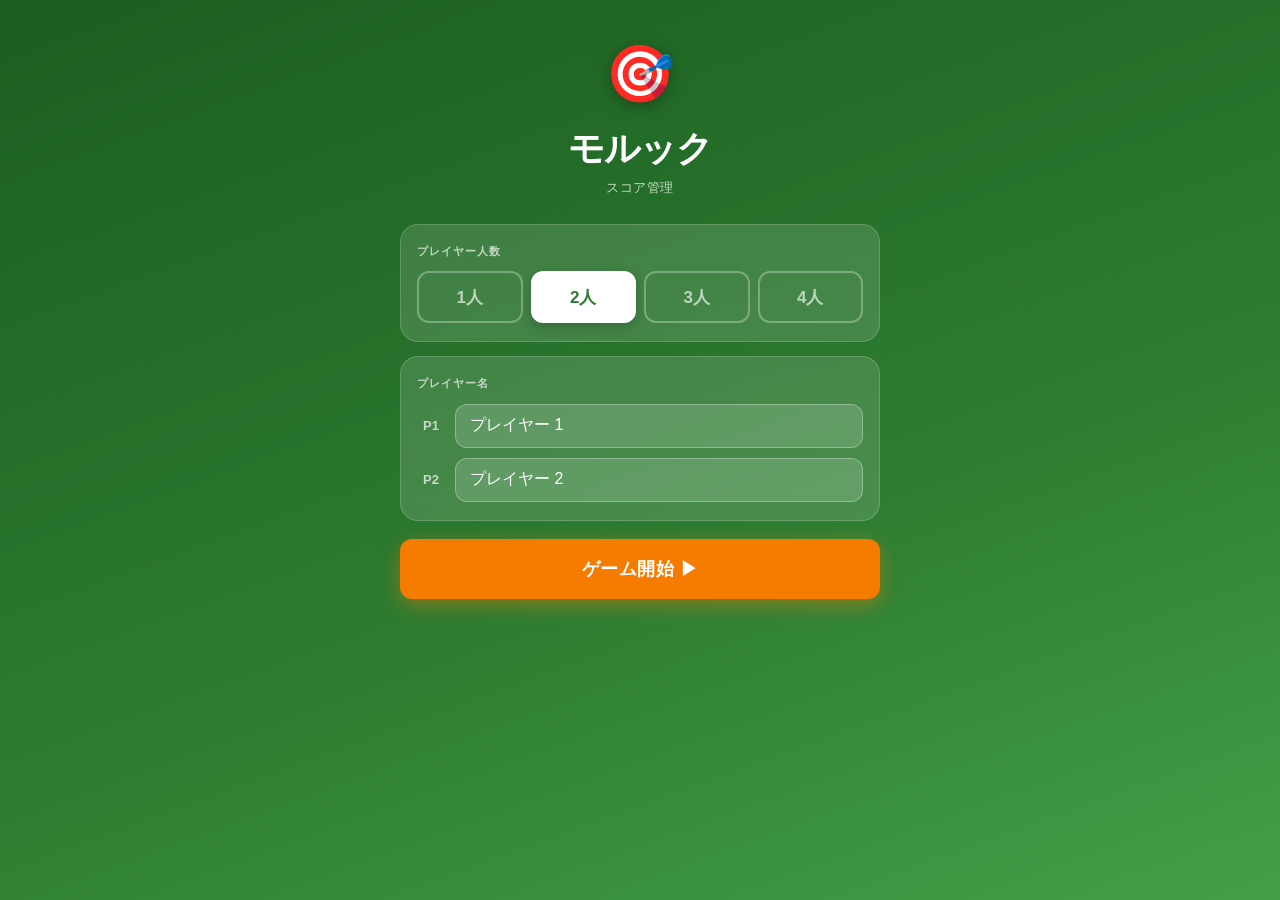
<file: index.html>
<!DOCTYPE html>
<html lang="ja">
<head>
  <meta charset="UTF-8">
  <meta name="viewport" content="width=device-width, initial-scale=1.0, viewport-fit=cover, user-scalable=no">
  <meta name="theme-color" content="#1B5E20">
  <meta name="description" content="モルック スコア管理アプリ">

  <!-- PWA / iOS -->
  <meta name="apple-mobile-web-app-capable" content="yes">
  <meta name="apple-mobile-web-app-status-bar-style" content="black-translucent">
  <meta name="apple-mobile-web-app-title" content="モルック">
  <link rel="apple-touch-icon" href="icons/icon-192.png">
  <link rel="manifest" href="manifest.json">

  <link rel="stylesheet" href="styles.css">
  <title>モルック スコア</title>
</head>
<body>

<!-- ══════════════════════════════════════════════════
     セットアップ画面
══════════════════════════════════════════════════ -->
<div id="setup-screen" class="screen active" role="main">
  <div class="setup-wrap">

    <header class="setup-header">
      <div class="setup-icon" aria-hidden="true">🎯</div>
      <h1 class="setup-title">モルック</h1>
      <p class="setup-sub">スコア管理</p>
    </header>

    <!-- プレイヤー人数 -->
    <section class="setup-card" aria-labelledby="count-label">
      <h2 id="count-label" class="setup-card-title">プレイヤー人数</h2>
      <div class="count-btns" role="group" aria-label="プレイヤー人数選択">
        <button class="count-btn" data-count="1" aria-pressed="false">1人</button>
        <button class="count-btn active" data-count="2" aria-pressed="true">2人</button>
        <button class="count-btn" data-count="3" aria-pressed="false">3人</button>
        <button class="count-btn" data-count="4" aria-pressed="false">4人</button>
      </div>
    </section>

    <!-- プレイヤー名 -->
    <section class="setup-card" aria-labelledby="names-label">
      <h2 id="names-label" class="setup-card-title">プレイヤー名</h2>
      <div id="player-names-container"></div>
    </section>

    <button id="start-game-btn" class="btn btn-start">
      ゲーム開始 ▶
    </button>

  </div>
</div>


<!-- ══════════════════════════════════════════════════
     ゲーム画面
══════════════════════════════════════════════════ -->
<div id="game-screen" class="screen" role="main">

  <!-- ヘッダー -->
  <header class="game-header">
    <h1 class="game-title">🎯 モルック</h1>
    <button id="reset-btn" class="btn-icon" aria-label="リセット・設定">⚙️</button>
  </header>

  <!-- スコアボード -->
  <div id="scoreboard" class="scoreboard" role="region" aria-label="スコアボード"></div>

  <!-- 現在プレイヤー -->
  <div id="current-player-info" class="current-player" role="status" aria-live="polite">
    <span class="current-label">現在のターン</span>
    <span id="current-player-name" class="current-name"></span>
  </div>

  <!-- 得点入力ボタン -->
  <div class="score-input-area" role="group" aria-label="得点入力">
    <div class="score-buttons"></div>
  </div>

  <!-- アクションボタン -->
  <div class="action-row">
    <button id="undo-btn" class="btn btn-action" aria-label="1手戻す">
      <span class="btn-icon-char" aria-hidden="true">↩</span> 戻す
    </button>
    <button id="skip-btn" class="btn btn-action" aria-label="ターンをスキップ">
      スキップ <span class="btn-icon-char" aria-hidden="true">→</span>
    </button>
  </div>

  <!-- 履歴 -->
  <section class="history-area" aria-labelledby="history-title">
    <h2 id="history-title" class="history-title">スコア履歴</h2>
    <div id="history-list" class="history-list" role="log" aria-live="polite"></div>
  </section>

</div>


<!-- ══════════════════════════════════════════════════
     ゲームオーバー オーバーレイ
══════════════════════════════════════════════════ -->
<div id="game-over-overlay" class="overlay hidden" role="dialog" aria-modal="true" aria-labelledby="winner-text" aria-hidden="true">
  <div class="overlay-card">
    <div class="overlay-trophy" aria-hidden="true">🏆</div>
    <h2 id="winner-text" class="overlay-title"></h2>
    <p id="winner-score-text" class="overlay-sub"></p>
    <div class="overlay-btns">
      <button id="rematch-btn" class="btn btn-overlay-primary">連戦（メンバー維持）</button>
      <button id="new-game-btn" class="btn btn-overlay-ghost">新しいゲーム</button>
    </div>
  </div>
</div>


<!-- ══════════════════════════════════════════════════
     リセット確認 オーバーレイ
══════════════════════════════════════════════════ -->
<div id="reset-overlay" class="overlay hidden" role="dialog" aria-modal="true" aria-label="リセット確認" aria-hidden="true">
  <div class="overlay-card">
    <h2 class="overlay-title">リセット</h2>
    <p class="overlay-sub">どのようにリセットしますか？</p>
    <div class="overlay-btns">
      <button id="confirm-rematch" class="btn btn-overlay-primary">連戦（メンバー維持）</button>
      <button id="confirm-new-game" class="btn btn-overlay-secondary">新しいゲーム</button>
      <button id="cancel-reset" class="btn btn-overlay-ghost">キャンセル</button>
    </div>
  </div>
</div>


<script src="gameLogic.js"></script>
<script src="app.js"></script>
</body>
</html>
</file>
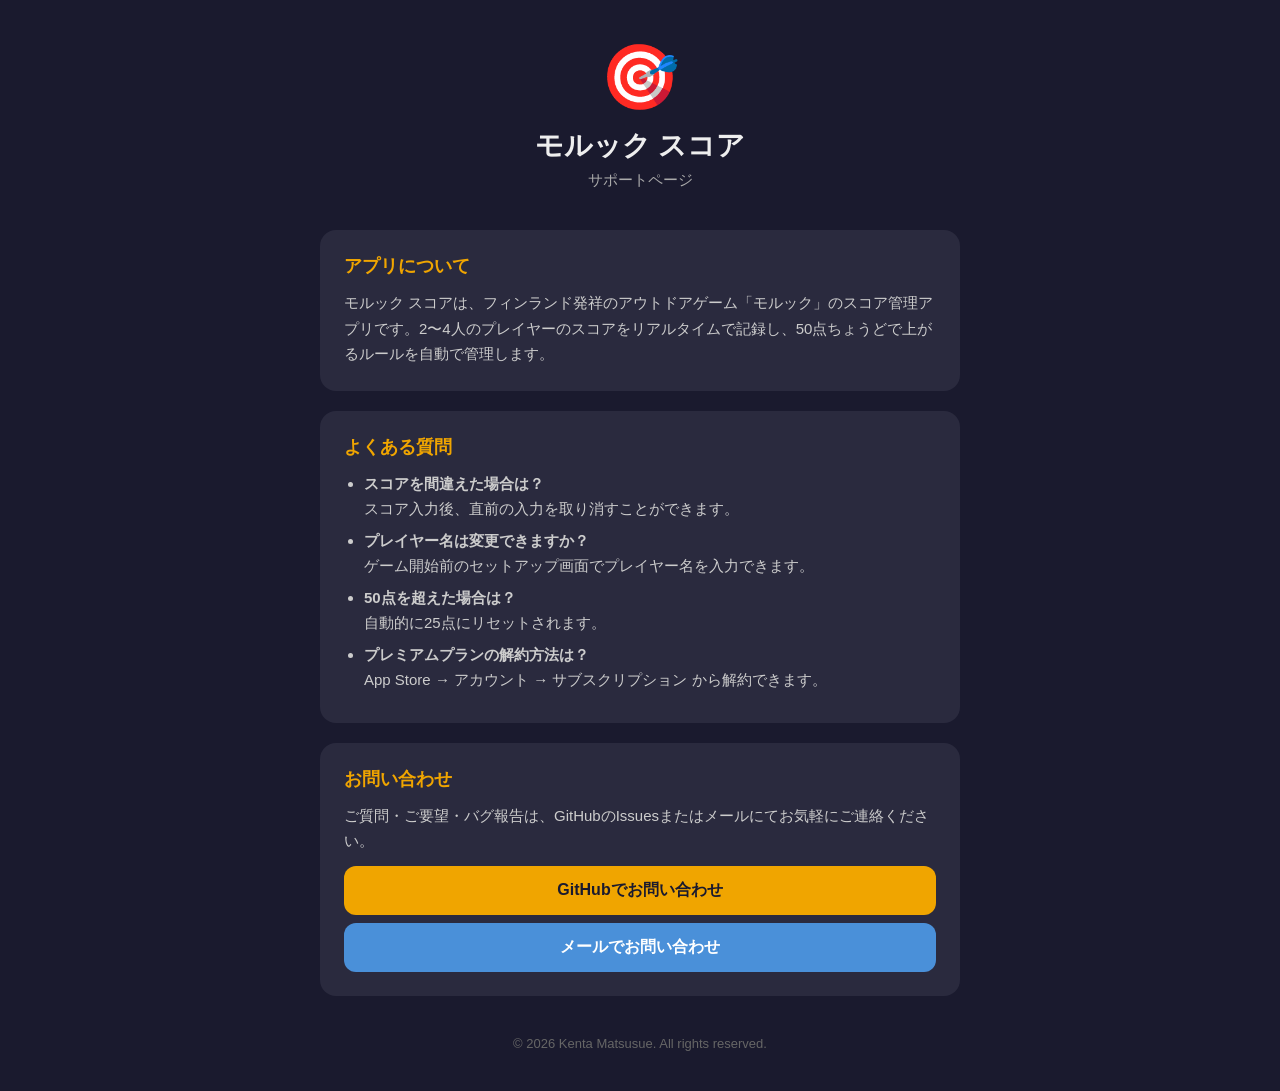
<file: support.html>
<!DOCTYPE html>
<html lang="ja">
<head>
  <meta charset="UTF-8">
  <meta name="viewport" content="width=device-width, initial-scale=1.0">
  <title>サポート - モルック スコア</title>
  <style>
    * { margin: 0; padding: 0; box-sizing: border-box; }
    body { font-family: -apple-system, BlinkMacSystemFont, 'Hiragino Sans', sans-serif; background: #1a1a2e; color: #eee; min-height: 100vh; display: flex; flex-direction: column; align-items: center; padding: 40px 20px; }
    .container { max-width: 640px; width: 100%; }
    .header { text-align: center; margin-bottom: 40px; }
    .app-icon { font-size: 64px; margin-bottom: 12px; }
    h1 { font-size: 28px; font-weight: 700; margin-bottom: 6px; }
    .subtitle { color: #aaa; font-size: 15px; }
    .card { background: #2a2a3e; border-radius: 16px; padding: 24px; margin-bottom: 20px; }
    .card h2 { font-size: 18px; font-weight: 600; margin-bottom: 12px; color: #f0a500; }
    .card p, .card li { font-size: 15px; line-height: 1.7; color: #ccc; }
    .card ul { padding-left: 20px; }
    .card li { margin-bottom: 6px; }
    .contact-btn { display: block; background: #f0a500; color: #1a1a2e; text-decoration: none; text-align: center; font-weight: 700; font-size: 16px; padding: 14px 24px; border-radius: 12px; margin-top: 12px; }
    .footer { text-align: center; color: #666; font-size: 13px; margin-top: 40px; }
  </style>
</head>
<body>
  <div class="container">
    <div class="header">
      <div class="app-icon">🎯</div>
      <h1>モルック スコア</h1>
      <p class="subtitle">サポートページ</p>
    </div>
    <div class="card">
      <h2>アプリについて</h2>
      <p>モルック スコアは、フィンランド発祥のアウトドアゲーム「モルック」のスコア管理アプリです。2〜4人のプレイヤーのスコアをリアルタイムで記録し、50点ちょうどで上がるルールを自動で管理します。</p>
    </div>
    <div class="card">
      <h2>よくある質問</h2>
      <ul>
        <li><strong>スコアを間違えた場合は？</strong><br>スコア入力後、直前の入力を取り消すことができます。</li>
        <li><strong>プレイヤー名は変更できますか？</strong><br>ゲーム開始前のセットアップ画面でプレイヤー名を入力できます。</li>
        <li><strong>50点を超えた場合は？</strong><br>自動的に25点にリセットされます。</li>
        <li><strong>プレミアムプランの解約方法は？</strong><br>App Store → アカウント → サブスクリプション から解約できます。</li>
      </ul>
    </div>
    <div class="card">
      <h2>お問い合わせ</h2>
      <p>ご質問・ご要望・バグ報告は、GitHubのIssuesまたはメールにてお気軽にご連絡ください。</p>
      <a class="contact-btn" href="https://github.com/matsuken-afk/molkky/issues">GitHubでお問い合わせ</a>
      <a class="contact-btn" href="mailto:kenta19920120@icloud.com" style="margin-top:8px;background:#4a90d9;color:#fff;">メールでお問い合わせ</a>
    </div>
    <div class="footer"><p>&copy; 2026 Kenta Matsusue. All rights reserved.</p></div>
  </div>
</body>
</html>
</file>
<file: styles.css>
/* ══════════════════════════════════════════════════════
   styles.css — モルック スコア管理アプリ
   モバイルファースト設計 / タップ操作最適化
══════════════════════════════════════════════════════ */

/* ─── CSS 変数 ──────────────────────────────────────── */
:root {
  --c-primary:       #2E7D32;
  --c-primary-l:     #43A047;
  --c-primary-d:     #1B5E20;
  --c-accent:        #F57C00;
  --c-accent-l:      #FFA726;
  --c-bg:            #F1F8E9;
  --c-surface:       #FFFFFF;
  --c-text:          #1A1A1A;
  --c-text-2:        #546E7A;
  --c-winner:        #F9A825;
  --c-error:         #C62828;
  --c-disq:          #9E9E9E;
  --c-zero:          #E65100;

  --r-sm:   8px;
  --r-md:  12px;
  --r-lg:  18px;
  --r-xl:  24px;

  --sh-sm: 0 1px 4px rgba(0,0,0,.12);
  --sh-md: 0 3px 10px rgba(0,0,0,.15);
  --sh-lg: 0 8px 24px rgba(0,0,0,.20);

  --dur: .18s;
}

/* ─── リセット & ベース ─────────────────────────────── */
*, *::before, *::after {
  box-sizing: border-box;
  margin: 0;
  padding: 0;
}

html {
  height: 100%;
  scroll-behavior: smooth;
}

body {
  min-height: 100%;
  font-family:
    -apple-system, BlinkMacSystemFont,
    'Hiragino Sans', 'Yu Gothic UI',
    'Meiryo', sans-serif;
  background: var(--c-bg);
  color: var(--c-text);
  font-size: 16px;
  line-height: 1.5;
  -webkit-font-smoothing: antialiased;
  -webkit-tap-highlight-color: transparent;
  overscroll-behavior: none;
}

/* ─── スクリーン管理 ────────────────────────────────── */
.screen {
  display: none;
  min-height: 100dvh;
  min-height: 100vh; /* fallback */
}
.screen.active {
  display: flex;
  flex-direction: column;
}

.hidden-el { display: none !important; }


/* ══════════════════════════════════════════════════════
   セットアップ画面
══════════════════════════════════════════════════════ */

#setup-screen {
  background: linear-gradient(160deg, var(--c-primary-d) 0%, var(--c-primary) 60%, var(--c-primary-l) 100%);
  align-items: center;
  justify-content: flex-start;
  padding: 0 16px env(safe-area-inset-bottom, 24px);
  padding-top: calc(env(safe-area-inset-top, 0px) + 24px);
  overflow-y: auto;
}

.setup-wrap {
  width: 100%;
  max-width: 440px;
  display: flex;
  flex-direction: column;
  gap: 14px;
  padding-bottom: 32px;
}

/* ヘッダー */
.setup-header {
  text-align: center;
  padding: 8px 0 12px;
}

.setup-icon {
  font-size: 56px;
  display: block;
  margin-bottom: 6px;
  filter: drop-shadow(0 4px 8px rgba(0,0,0,.3));
}

.setup-title {
  font-size: 36px;
  font-weight: 800;
  color: #fff;
  letter-spacing: -1px;
}

.setup-sub {
  font-size: 13px;
  color: rgba(255,255,255,.75);
  margin-top: 2px;
  letter-spacing: .5px;
}

/* カード */
.setup-card {
  background: rgba(255,255,255,.13);
  border-radius: var(--r-lg);
  padding: 18px 16px;
  backdrop-filter: blur(6px);
  -webkit-backdrop-filter: blur(6px);
  border: 1px solid rgba(255,255,255,.18);
}

.setup-card-title {
  font-size: 11px;
  font-weight: 700;
  text-transform: uppercase;
  letter-spacing: 1px;
  color: rgba(255,255,255,.7);
  margin-bottom: 12px;
}

/* プレイヤー数ボタン */
.count-btns {
  display: flex;
  gap: 8px;
}

.count-btn {
  flex: 1;
  height: 52px;
  border: 2px solid rgba(255,255,255,.3);
  border-radius: var(--r-md);
  background: transparent;
  color: rgba(255,255,255,.65);
  font-size: 17px;
  font-weight: 700;
  cursor: pointer;
  transition: background var(--dur), color var(--dur), border-color var(--dur), transform var(--dur);
}
.count-btn.active {
  background: #fff;
  border-color: #fff;
  color: var(--c-primary);
  box-shadow: 0 4px 12px rgba(0,0,0,.2);
}
.count-btn:active { transform: scale(.94); }

/* 名前入力 */
.player-name-row {
  display: flex;
  align-items: center;
  gap: 10px;
  margin-bottom: 10px;
}
.player-name-row:last-child { margin-bottom: 0; }

.player-name-row label {
  width: 28px;
  font-size: 13px;
  font-weight: 700;
  color: rgba(255,255,255,.7);
  flex-shrink: 0;
  text-align: center;
}

.player-name-row input {
  flex: 1;
  padding: 12px 14px;
  border: 1.5px solid rgba(255,255,255,.3);
  border-radius: var(--r-md);
  background: rgba(255,255,255,.15);
  color: #fff;
  font-size: 16px;
  outline: none;
  transition: border-color var(--dur), background var(--dur);
}
.player-name-row input::placeholder { color: rgba(255,255,255,.4); }
.player-name-row input:focus {
  border-color: rgba(255,255,255,.75);
  background: rgba(255,255,255,.22);
}

/* ゲーム開始ボタン */
.btn-start {
  display: flex;
  align-items: center;
  justify-content: center;
  width: 100%;
  padding: 18px;
  border: none;
  border-radius: var(--r-lg);
  background: var(--c-accent);
  color: #fff;
  font-size: 18px;
  font-weight: 800;
  letter-spacing: .5px;
  cursor: pointer;
  box-shadow: 0 6px 20px rgba(245,124,0,.45);
  transition: transform var(--dur), box-shadow var(--dur), background var(--dur);
  margin-top: 4px;
}
.btn-start:active {
  transform: scale(.97);
  box-shadow: 0 3px 10px rgba(245,124,0,.35);
  background: var(--c-accent-l);
}


/* ══════════════════════════════════════════════════════
   ゲーム画面
══════════════════════════════════════════════════════ */

#game-screen {
  background: var(--c-bg);
  overflow-y: auto;
  padding-bottom: env(safe-area-inset-bottom, 16px);
}

/* ヘッダー */
.game-header {
  background: linear-gradient(135deg, var(--c-primary-d) 0%, var(--c-primary) 100%);
  padding: 14px 16px;
  padding-top: calc(env(safe-area-inset-top, 0px) + 14px);
  display: flex;
  align-items: center;
  justify-content: space-between;
  flex-shrink: 0;
  box-shadow: 0 2px 8px rgba(0,0,0,.25);
}

.game-title {
  font-size: 20px;
  font-weight: 800;
  color: #fff;
}

.btn-icon {
  width: 44px;
  height: 44px;
  border: none;
  background: rgba(255,255,255,.15);
  border-radius: var(--r-sm);
  font-size: 22px;
  cursor: pointer;
  display: flex;
  align-items: center;
  justify-content: center;
  transition: background var(--dur), transform var(--dur);
}
.btn-icon:active {
  background: rgba(255,255,255,.3);
  transform: scale(.92);
}


/* ─── スコアボード ──────────────────────────────────── */
.scoreboard {
  display: grid;
  grid-template-columns: repeat(auto-fit, minmax(140px, 1fr));
  gap: 10px;
  padding: 12px 12px 6px;
}

.player-card {
  background: var(--c-surface);
  border-radius: var(--r-md);
  padding: 12px 12px 10px;
  border: 2px solid transparent;
  box-shadow: var(--sh-sm);
  transition: border-color var(--dur), transform var(--dur), box-shadow var(--dur);
  min-height: 100px;
  position: relative;
  overflow: hidden;
}

/* 現在プレイヤー */
.player-card.current {
  border-color: var(--c-primary);
  transform: translateY(-3px);
  box-shadow: var(--sh-md), 0 0 0 3px rgba(46,125,50,.15);
}
.player-card.current::before {
  content: '';
  position: absolute;
  top: 0; left: 0; right: 0;
  height: 3px;
  background: var(--c-primary);
}

/* 失格 */
.player-card.disqualified {
  opacity: .45;
  background: #F5F5F5;
}

/* 優勝 */
.player-card.winner {
  border-color: var(--c-winner);
  background: linear-gradient(160deg, #FFF9C4 0%, #FFFDE7 100%);
  box-shadow: var(--sh-md), 0 0 0 3px rgba(249,168,37,.2);
}
.player-card.winner::before {
  content: '';
  position: absolute;
  top: 0; left: 0; right: 0;
  height: 3px;
  background: var(--c-winner);
}

/* 名前 */
.p-name {
  font-size: 12px;
  font-weight: 700;
  color: var(--c-text-2);
  white-space: nowrap;
  overflow: hidden;
  text-overflow: ellipsis;
  margin-bottom: 2px;
  text-transform: uppercase;
  letter-spacing: .3px;
}

/* スコア数字 */
.p-score {
  font-size: 40px;
  font-weight: 900;
  line-height: 1;
  color: var(--c-text);
  margin-bottom: 6px;
  letter-spacing: -2px;
}
.player-card.current .p-score { color: var(--c-primary); }
.player-card.winner  .p-score { color: var(--c-winner); }
.player-card.disqualified .p-score { color: var(--c-disq); }

.p-unit {
  font-size: 14px;
  font-weight: 600;
  letter-spacing: 0;
}

/* プログレスバー */
.p-bar-wrap {
  height: 5px;
  background: #E0E0E0;
  border-radius: 3px;
  margin-bottom: 7px;
  overflow: hidden;
}
.p-bar {
  height: 100%;
  background: var(--c-primary-l);
  border-radius: 3px;
  transition: width .5s cubic-bezier(.4, 0, .2, 1);
}
.player-card.current .p-bar { background: var(--c-primary); }
.player-card.winner  .p-bar { background: var(--c-winner); width: 100% !important; }

/* ステータス */
.p-status {
  font-size: 11px;
  font-weight: 700;
}
.p-winner-badge { color: var(--c-winner); }
.p-disq-badge   { color: var(--c-error); }

/* 連続 0 ドット */
.zeros-track {
  display: flex;
  gap: 4px;
  align-items: center;
}
.zdot {
  width: 8px;
  height: 8px;
  border-radius: 50%;
  background: #E0E0E0;
  display: inline-block;
  transition: background var(--dur);
}
.zdot.on { background: var(--c-zero); }


/* ─── 現在プレイヤー ─────────────────────────────────── */
.current-player {
  text-align: center;
  padding: 8px 16px 4px;
  flex-shrink: 0;
}
.current-label {
  display: block;
  font-size: 11px;
  font-weight: 700;
  text-transform: uppercase;
  letter-spacing: 1px;
  color: var(--c-text-2);
  margin-bottom: 1px;
}
.current-name {
  display: block;
  font-size: 26px;
  font-weight: 900;
  color: var(--c-primary);
  letter-spacing: -1px;
}


/* ─── 得点入力 ──────────────────────────────────────── */
.score-input-area {
  padding: 6px 12px 4px;
  flex-shrink: 0;
}

.score-buttons {
  display: grid;
  grid-template-columns: repeat(4, 1fr);
  gap: 7px;
}

/* 1〜12 */
.score-btn {
  height: 58px;
  border: none;
  border-radius: var(--r-md);
  background: var(--c-surface);
  color: var(--c-text);
  font-size: 22px;
  font-weight: 800;
  cursor: pointer;
  box-shadow: var(--sh-sm);
  transition: transform var(--dur), background var(--dur), color var(--dur), box-shadow var(--dur);
  -webkit-tap-highlight-color: transparent;
  user-select: none;
}
.score-btn:active:not(:disabled) {
  transform: scale(.91);
  background: var(--c-primary);
  color: #fff;
  box-shadow: var(--sh-md);
}
.score-btn:disabled {
  opacity: .35;
  cursor: not-allowed;
  box-shadow: none;
}

/* 0 ボタン（全幅・特別色） */
.score-btn-zero {
  grid-column: 1 / -1;
  height: 50px;
  font-size: 20px;
  background: #FFF3E0;
  color: var(--c-zero);
  border: 1.5px solid #FFCC80;
}
.score-btn-zero:active:not(:disabled) {
  background: var(--c-zero);
  color: #fff;
  border-color: var(--c-zero);
}


/* ─── アクションボタン ──────────────────────────────── */
.action-row {
  display: flex;
  gap: 8px;
  padding: 6px 12px 4px;
  flex-shrink: 0;
}

.btn.btn-action {
  flex: 1;
  height: 48px;
  border: 2px solid #CFD8DC;
  border-radius: var(--r-md);
  background: var(--c-surface);
  color: var(--c-text-2);
  font-size: 15px;
  font-weight: 700;
  cursor: pointer;
  display: flex;
  align-items: center;
  justify-content: center;
  gap: 5px;
  transition: background var(--dur), color var(--dur), border-color var(--dur), transform var(--dur);
}
.btn.btn-action:active:not(:disabled) {
  background: var(--c-primary-d);
  color: #fff;
  border-color: var(--c-primary-d);
  transform: scale(.95);
}
.btn.btn-action:disabled {
  opacity: .38;
  cursor: not-allowed;
}
.btn-icon-char { font-size: 17px; }


/* ─── 履歴 ──────────────────────────────────────────── */
.history-area {
  padding: 10px 12px 20px;
  flex: 1;
  min-height: 0;
  overflow-y: auto;
}

.history-title {
  font-size: 11px;
  font-weight: 700;
  text-transform: uppercase;
  letter-spacing: 1px;
  color: var(--c-text-2);
  margin-bottom: 8px;
}

.history-list {
  display: flex;
  flex-direction: column;
  gap: 4px;
}

.history-empty {
  font-size: 13px;
  color: var(--c-text-2);
  text-align: center;
  padding: 12px 0;
}

.history-item {
  font-size: 13px;
  padding: 6px 10px;
  border-radius: var(--r-sm);
  background: var(--c-surface);
  box-shadow: var(--sh-sm);
  color: var(--c-text-2);
  line-height: 1.4;
}
.history-item.hist-win {
  background: #FFF9C4;
  color: #F57F17;
  font-weight: 700;
}
.history-item.hist-over {
  background: #FFF3E0;
  color: var(--c-zero);
  font-weight: 600;
}
.history-item.hist-disqualified {
  background: #FFEBEE;
  color: var(--c-error);
  font-weight: 700;
}
.history-item.hist-skip {
  font-style: italic;
  color: #90A4AE;
}
.history-item.hist-normal { color: var(--c-text); }


/* ══════════════════════════════════════════════════════
   オーバーレイ共通
══════════════════════════════════════════════════════ */
.overlay {
  position: fixed;
  inset: 0;
  z-index: 900;
  background: rgba(0, 0, 0, .72);
  display: flex;
  align-items: center;
  justify-content: center;
  padding: 24px 20px;
  backdrop-filter: blur(6px);
  -webkit-backdrop-filter: blur(6px);
  animation: ov-fade-in .2s ease forwards;
}
.overlay.hidden { display: none; }

@keyframes ov-fade-in {
  from { opacity: 0; }
  to   { opacity: 1; }
}

.overlay-card {
  width: 100%;
  max-width: 360px;
  background: linear-gradient(160deg, var(--c-primary-d) 0%, var(--c-primary) 100%);
  border-radius: var(--r-xl);
  padding: 36px 24px 28px;
  text-align: center;
  box-shadow: var(--sh-lg);
  animation: ov-slide-up .3s cubic-bezier(.34, 1.56, .64, 1) forwards;
  border: 1px solid rgba(255,255,255,.15);
}

@keyframes ov-slide-up {
  from { transform: translateY(40px) scale(.95); opacity: 0; }
  to   { transform: translateY(0)    scale(1);   opacity: 1; }
}

.overlay-trophy {
  font-size: 72px;
  display: block;
  margin-bottom: 12px;
  animation: trophy-pop .5s cubic-bezier(.34, 1.56, .64, 1) .15s both;
}
@keyframes trophy-pop {
  from { transform: scale(0) rotate(-15deg); }
  to   { transform: scale(1) rotate(0deg);   }
}

.overlay-title {
  font-size: 24px;
  font-weight: 900;
  color: #fff;
  margin-bottom: 6px;
}

.overlay-sub {
  font-size: 15px;
  color: rgba(255,255,255,.8);
  margin-bottom: 28px;
}

.overlay-btns {
  display: flex;
  flex-direction: column;
  gap: 10px;
}

/* オーバーレイ内ボタン */
.btn { /* base reset */ cursor: pointer; border: none; border-radius: var(--r-md); font-family: inherit; transition: transform var(--dur), opacity var(--dur), background var(--dur); }
.btn:active { transform: scale(.96); }

.btn-overlay-primary {
  padding: 16px;
  background: var(--c-accent);
  color: #fff;
  font-size: 17px;
  font-weight: 800;
  border-radius: var(--r-md);
  box-shadow: 0 4px 14px rgba(245,124,0,.4);
}
.btn-overlay-primary:active { background: var(--c-accent-l); }

.btn-overlay-secondary {
  padding: 15px;
  background: rgba(255,255,255,.18);
  color: #fff;
  font-size: 16px;
  font-weight: 700;
  border-radius: var(--r-md);
  border: 1.5px solid rgba(255,255,255,.3);
}
.btn-overlay-secondary:active { background: rgba(255,255,255,.28); }

.btn-overlay-ghost {
  padding: 13px;
  background: transparent;
  color: rgba(255,255,255,.6);
  font-size: 15px;
  font-weight: 600;
  border-radius: var(--r-md);
  border: 1px solid rgba(255,255,255,.2);
}
.btn-overlay-ghost:active { background: rgba(255,255,255,.1); }


/* ══════════════════════════════════════════════════════
   レスポンシブ補正
══════════════════════════════════════════════════════ */

/* 幅 360px 以下（iPhone SE等）*/
@media (max-width: 360px) {
  .p-score       { font-size: 34px; }
  .score-btn     { height: 52px; font-size: 20px; }
  .score-btn-zero{ height: 46px; }
}

/* 横向き / タブレット */
@media (min-width: 600px) {
  .setup-wrap  { max-width: 480px; }
  .scoreboard  { grid-template-columns: repeat(auto-fit, minmax(160px, 1fr)); }
  .score-buttons { gap: 10px; }
  .score-btn   { height: 66px; }
}

@media (min-width: 768px) {
  #game-screen {
    max-width: 520px;
    margin: 0 auto;
    box-shadow: var(--sh-lg);
    min-height: 100dvh;
  }
}

/* ダークモード（任意） */
@media (prefers-color-scheme: dark) {
  :root {
    --c-bg:      #1C2A1D;
    --c-surface: #263328;
    --c-text:    #E8F5E9;
    --c-text-2:  #81C784;
  }
  .player-card { box-shadow: none; border-color: rgba(255,255,255,.06); }
  .score-btn   { background: #2E4033; color: #E8F5E9; }
  .score-btn-zero { background: #3E2A1A; border-color: #5D4037; color: #FFCC80; }
  .btn.btn-action { background: #263328; border-color: #37474F; }
  .history-item   { background: #263328; }
}
</file>
